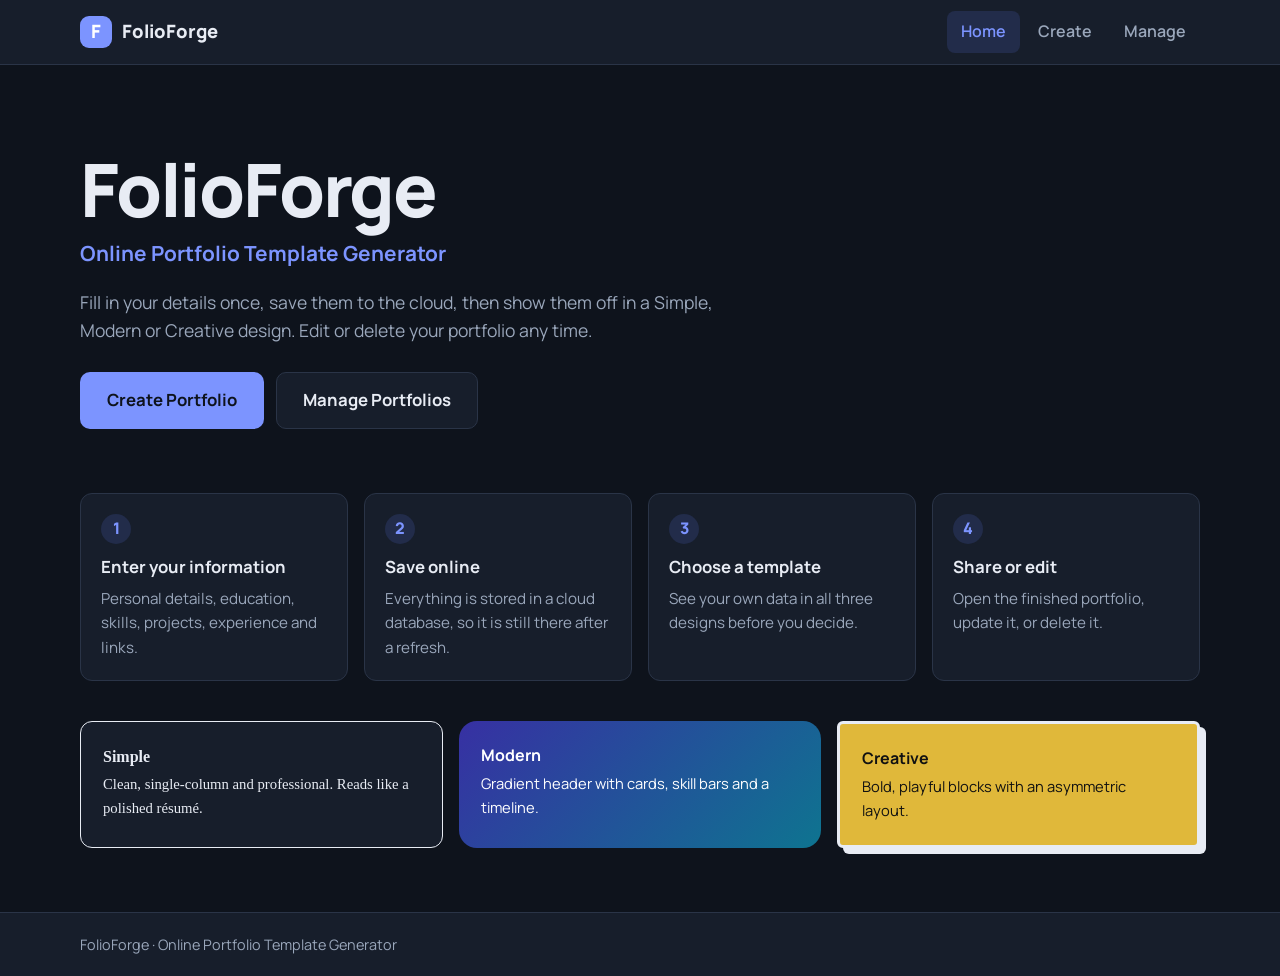
<file: index.html>
<!doctype html>
<html lang="en">
<head>
  <meta charset="utf-8"><meta name="viewport" content="width=device-width, initial-scale=1">
  <title>PORTFOLIO MAKER</title>
  <link href="https://fonts.googleapis.com/css2?family=Manrope:wght@400;500;600;700;800&display=swap" rel="stylesheet">
  <link rel="stylesheet" href="css/style.css">
</head>
<body class="dark">
<div id="top"></div>
<main class="container" id="app">
  <section class="hero">
    <h1>FolioForge</h1>
    <p class="hero-sub">Online Portfolio Template Generator</p>
    <p class="hero-text">Fill in your details once, save them to the cloud, then show them off in a Simple, Modern or Creative design. Edit or delete your portfolio any time.</p>
    <div class="hero-actions">
      <a class="btn btn-primary btn-lg" href="form.html">Create Portfolio</a>
      <a class="btn btn-ghost btn-lg" href="manage.html">Manage Portfolios</a>
    </div>
  </section>
  <section class="steps" aria-label="How it works">
    <div class="step"><span class="step-n">1</span><h3>Enter your information</h3><p>Personal details, education, skills, projects, experience and links.</p></div>
    <div class="step"><span class="step-n">2</span><h3>Save online</h3><p>Everything is stored in a cloud database, so it is still there after a refresh.</p></div>
    <div class="step"><span class="step-n">3</span><h3>Choose a template</h3><p>See your own data in all three designs before you decide.</p></div>
    <div class="step"><span class="step-n">4</span><h3>Share or edit</h3><p>Open the finished portfolio, update it, or delete it.</p></div>
  </section>
  <section class="tpl-teaser">
    <div class="teaser teaser-1"><strong>Simple</strong><span>Clean, single-column and professional. Reads like a polished résumé.</span></div>
    <div class="teaser teaser-2"><strong>Modern</strong><span>Gradient header with cards, skill bars and a timeline.</span></div>
    <div class="teaser teaser-3"><strong>Creative</strong><span>Bold, playful blocks with an asymmetric layout.</span></div>
  </section>
</main>
<div id="foot"></div>
<script src="js/common.js"></script>
<script>shell('home', 'Home');</script>
</body>
</html>
</file>
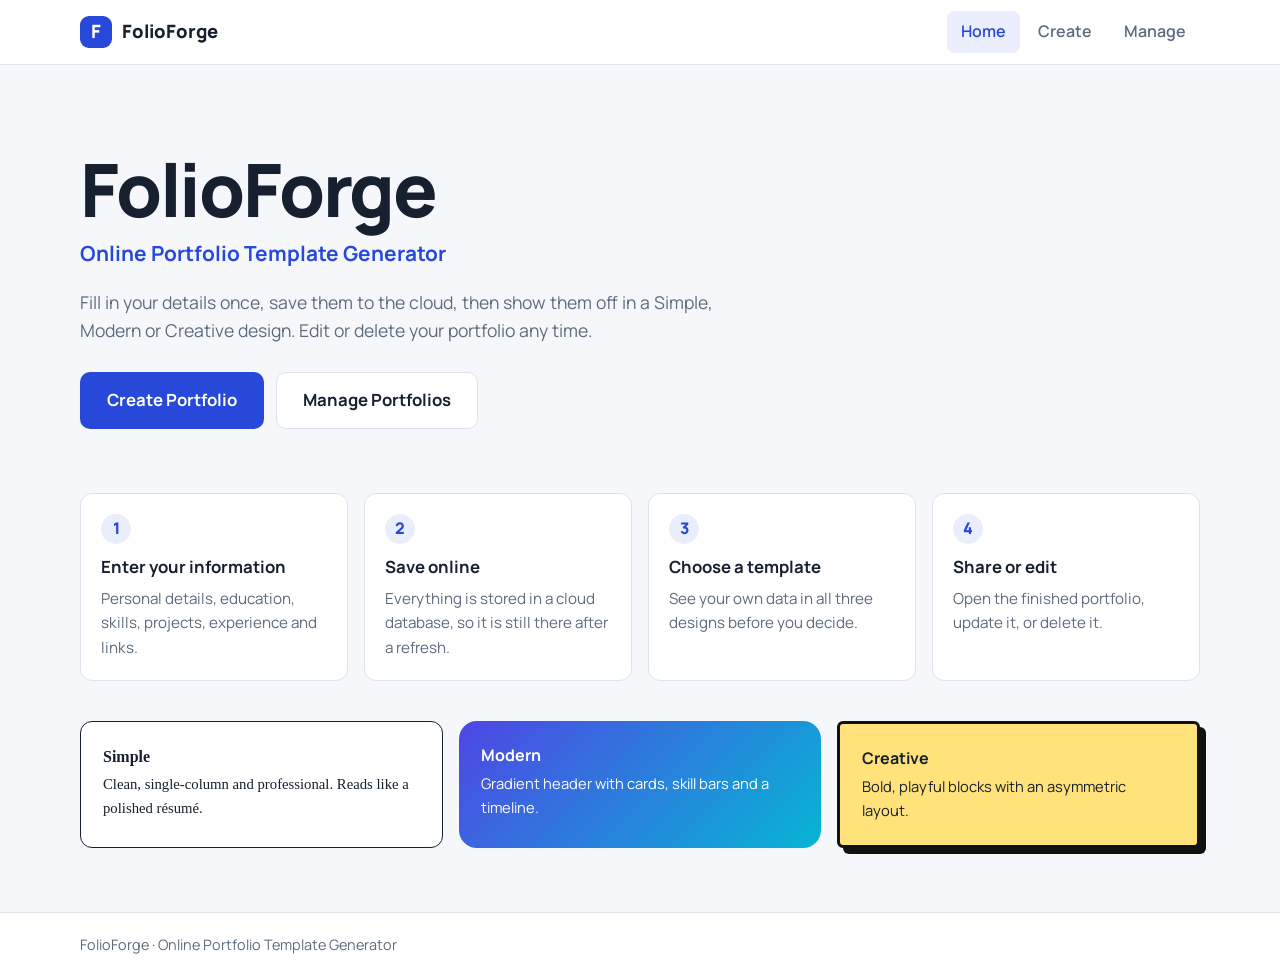
<file: portfolio-generator/index.html>
<!doctype html>
<html lang="en">
<head>
  <meta charset="utf-8"><meta name="viewport" content="width=device-width, initial-scale=1">
  <title>PORTFOLIO MAKER</title>
  <link href="https://fonts.googleapis.com/css2?family=Manrope:wght@400;500;600;700;800&display=swap" rel="stylesheet">
  <link rel="stylesheet" href="css/style.css">
</head>
<body>
<div id="top"></div>
<main class="container" id="app">
  <section class="hero">
    <h1>FolioForge</h1>
    <p class="hero-sub">Online Portfolio Template Generator</p>
    <p class="hero-text">Fill in your details once, save them to the cloud, then show them off in a Simple, Modern or Creative design. Edit or delete your portfolio any time.</p>
    <div class="hero-actions">
      <a class="btn btn-primary btn-lg" href="form.html">Create Portfolio</a>
      <a class="btn btn-ghost btn-lg" href="manage.html">Manage Portfolios</a>
    </div>
  </section>
  <section class="steps" aria-label="How it works">
    <div class="step"><span class="step-n">1</span><h3>Enter your information</h3><p>Personal details, education, skills, projects, experience and links.</p></div>
    <div class="step"><span class="step-n">2</span><h3>Save online</h3><p>Everything is stored in a cloud database, so it is still there after a refresh.</p></div>
    <div class="step"><span class="step-n">3</span><h3>Choose a template</h3><p>See your own data in all three designs before you decide.</p></div>
    <div class="step"><span class="step-n">4</span><h3>Share or edit</h3><p>Open the finished portfolio, update it, or delete it.</p></div>
  </section>
  <section class="tpl-teaser">
    <div class="teaser teaser-1"><strong>Simple</strong><span>Clean, single-column and professional. Reads like a polished résumé.</span></div>
    <div class="teaser teaser-2"><strong>Modern</strong><span>Gradient header with cards, skill bars and a timeline.</span></div>
    <div class="teaser teaser-3"><strong>Creative</strong><span>Bold, playful blocks with an asymmetric layout.</span></div>
  </section>
</main>
<div id="foot"></div>
<script src="js/common.js"></script>
<script>shell('home', 'Home');</script>
</body>
</html>
</file>
<file: css/style.css>
:root{
  --ink:#16202e; --muted:#5d6b7e; --line:#dde3ec; --paper:#f6f7fa; --white:#fff;
  --brand:#2748d8; --brand-dark:#1c37ad; --danger:#c62f3b; --ok:#13795b;
  --radius:12px;
}
*{box-sizing:border-box}
html{scroll-behavior:smooth}
body{margin:0;font-family:'Manrope',system-ui,sans-serif;color:var(--ink);background:var(--paper);line-height:1.6;font-size:16px}
img{max-width:100%}
a{color:var(--brand)}
.container{width:min(1120px,100% - 32px);margin-inline:auto}
main.container{padding:32px 0 64px;min-height:70vh}

/* top bar */
.topbar{background:var(--white);border-bottom:1px solid var(--line);position:sticky;top:0;z-index:20}
.topbar-in{display:flex;align-items:center;justify-content:space-between;height:64px;gap:16px}
.brand{display:flex;align-items:center;gap:10px;font-weight:800;font-size:1.15rem;color:var(--ink);text-decoration:none}
.brand-mark{display:grid;place-items:center;width:32px;height:32px;border-radius:9px;background:var(--brand);color:#fff;font-weight:800}
.nav{display:flex;gap:4px}
.nav a{padding:8px 14px;border-radius:8px;text-decoration:none;color:var(--muted);font-weight:600}
.nav a:hover{background:var(--paper);color:var(--ink)}
.nav a.active{color:var(--brand);background:#eaeefc}
.footer{border-top:1px solid var(--line);background:var(--white);color:var(--muted);padding:20px 0;font-size:.9rem}

/* buttons */
.btn{display:inline-flex;align-items:center;justify-content:center;gap:6px;border:1px solid transparent;border-radius:10px;padding:10px 18px;font:inherit;font-weight:700;cursor:pointer;text-decoration:none;transition:background .15s,border-color .15s}
.btn:focus-visible,.nav a:focus-visible,input:focus-visible,textarea:focus-visible,select:focus-visible{outline:3px solid #9db0f7;outline-offset:2px}
.btn-primary{background:var(--brand);color:#fff}
.btn-primary:hover{background:var(--brand-dark)}
.btn-ghost{background:var(--white);color:var(--ink);border-color:var(--line)}
.btn-ghost:hover{border-color:#b9c3d3}
.btn-danger{background:var(--white);color:var(--danger);border-color:#f0c4c8}
.btn-danger:hover{background:#fdeced}
.btn-lg{padding:14px 26px;font-size:1.05rem}
.btn-sm{padding:7px 13px;font-size:.9rem}

/* flash */
.flash{padding:12px 16px;border-radius:10px;margin-bottom:20px;font-weight:600}
.flash-success{background:#e4f5ee;color:var(--ok);border:1px solid #bfe5d6}
.flash-error{background:#fdeced;color:var(--danger);border:1px solid #f4c3c7}

/* home */
.hero{padding:56px 0 40px;max-width:760px}
.hero h1{font-size:clamp(2.8rem,8vw,4.6rem);line-height:1;margin:0;letter-spacing:-.03em;font-weight:800}
.hero-sub{font-size:1.3rem;font-weight:700;color:var(--brand);margin:10px 0 18px}
.hero-text{font-size:1.1rem;color:var(--muted);max-width:60ch;margin:0 0 28px}
.hero-actions{display:flex;gap:12px;flex-wrap:wrap}
.steps{display:grid;grid-template-columns:repeat(auto-fit,minmax(220px,1fr));gap:16px;margin:24px 0 40px}
.step{background:var(--white);border:1px solid var(--line);border-radius:var(--radius);padding:20px}
.step h3{margin:10px 0 6px;font-size:1.05rem}
.step p{margin:0;color:var(--muted);font-size:.95rem}
.step-n{display:grid;place-items:center;width:30px;height:30px;border-radius:50%;background:#eaeefc;color:var(--brand);font-weight:800}
.tpl-teaser{display:grid;grid-template-columns:repeat(auto-fit,minmax(240px,1fr));gap:16px}
.teaser{display:flex;flex-direction:column;gap:4px;padding:22px;border-radius:var(--radius);min-height:120px}
.teaser span{font-size:.92rem}
.teaser-1{background:#fff;border:1px solid var(--ink);font-family:Georgia,serif}
.teaser-2{background:linear-gradient(135deg,#4f46e5,#06b6d4);color:#fff;border-radius:18px}
.teaser-3{background:#ffe27a;border:3px solid #111;box-shadow:6px 6px 0 #111;border-radius:6px}

/* page heads */
.page-head{margin-bottom:24px}
.page-head h1{margin:0 0 4px;font-size:2rem;letter-spacing:-.02em}
.page-head-row{display:flex;justify-content:space-between;align-items:flex-end;gap:16px;flex-wrap:wrap}
.muted{color:var(--muted)}
.meta{font-size:.85rem;color:var(--muted);margin:4px 0 0}

/* form */
.form{display:grid;gap:20px}
.panel{background:var(--white);border:1px solid var(--line);border-radius:var(--radius);padding:22px;margin:0;min-width:0}
.panel legend{font-weight:800;font-size:1.1rem;padding:0 8px;margin-left:-8px}
label{display:block;font-weight:600;font-size:.92rem;margin-bottom:14px}
input,textarea,select{display:block;width:100%;margin-top:6px;padding:10px 12px;border:1px solid var(--line);border-radius:9px;font:inherit;background:#fff;color:var(--ink)}
input[type=file]{padding:8px}
input[type=checkbox]{display:inline-block;width:auto;margin:0 8px 0 0}
.check{font-weight:500;margin:8px 0 0}
textarea{resize:vertical}
.grid{display:grid;gap:0 16px}
.g2{grid-template-columns:repeat(2,1fr)}
.g4{grid-template-columns:2fr 2fr 1fr 1fr}
.rep-row{position:relative;border:1px dashed var(--line);border-radius:10px;padding:14px 48px 2px 14px;margin-bottom:12px;background:#fbfcfe}
.rm{position:absolute;top:8px;right:8px;width:30px;height:30px;border-radius:8px;border:1px solid var(--line);background:#fff;color:var(--danger);font-size:1.3rem;line-height:1;cursor:pointer}
.rm:hover{background:#fdeced}
.photo-field{display:flex;gap:18px;align-items:center;margin-bottom:16px}
.photo-preview{flex:none;width:96px;height:96px;border-radius:50%;background:var(--paper);border:1px solid var(--line);display:grid;place-items:center;overflow:hidden;color:var(--muted);font-size:.85rem}
.photo-preview img{width:100%;height:100%;object-fit:cover}
.form-actions{display:flex;gap:12px;flex-wrap:wrap}

/* templates page */
.tpl-grid{display:grid;grid-template-columns:repeat(auto-fit,minmax(300px,1fr));gap:22px}
.tpl-card{background:var(--white);border:2px solid var(--line);border-radius:var(--radius);overflow:hidden;display:flex;flex-direction:column}
.tpl-card.is-current{border-color:var(--brand)}
.frame-wrap{position:relative;overflow:hidden;border-bottom:1px solid var(--line);background:#fff;height:300px}
.frame-wrap iframe{width:1100px;height:760px;border:0;transform-origin:0 0;pointer-events:none}
.tpl-body{padding:18px}
.tpl-body h2{font-size:1.1rem;margin:0 0 4px}
.tpl-actions{display:flex;gap:10px;flex-wrap:wrap;margin-top:14px}
.badge{font-size:.72rem;background:#eaeefc;color:var(--brand);padding:3px 8px;border-radius:99px;vertical-align:middle;margin-left:6px}

/* manage */
.manage-list{display:grid;gap:12px}
.manage-item{display:flex;align-items:center;gap:16px;background:var(--white);border:1px solid var(--line);border-radius:var(--radius);padding:16px}
.avatar{flex:none;width:56px;height:56px;border-radius:50%;background:#eaeefc;color:var(--brand);display:grid;place-items:center;font-weight:800;overflow:hidden}
.avatar img{width:100%;height:100%;object-fit:cover}
.manage-main{flex:1;min-width:0}
.manage-main h2{margin:0;font-size:1.1rem}
.manage-main p{margin:0}
.manage-actions{display:flex;gap:8px;flex-wrap:wrap;justify-content:flex-end}
.manage-actions form{margin:0}
.empty{background:var(--white);border:1px dashed #b9c3d3;border-radius:var(--radius);padding:48px 20px;text-align:center}
.empty h2{margin:0 0 6px}
.empty p{color:var(--muted);margin:0 0 18px}

@media (max-width:760px){
  .g2,.g4{grid-template-columns:1fr}
  .manage-item{flex-wrap:wrap}
  .manage-actions{width:100%;justify-content:flex-start}
  .topbar-in{height:58px}
  .photo-field{flex-direction:column;align-items:flex-start}
}
@media (prefers-reduced-motion:reduce){*{transition:none!important;scroll-behavior:auto!important}}

/* ---------- Dark mode (front page: <body class="dark">) ---------- */
body.dark{
  --ink:#e8ecf4; --muted:#9aa7bb; --line:#2a3447; --paper:#0e131c; --white:#171e2b;
  --brand:#7c94ff; --brand-dark:#6580f5; --danger:#ff7b86; --ok:#4cd2a3;
  color-scheme:dark;
}
body.dark .btn-primary{color:#0e131c}
body.dark .btn-ghost:hover{border-color:#44536e}
body.dark .nav a.active,
body.dark .step-n{background:#222c4a}
body.dark .nav a:hover{background:#1d2535}
body.dark .btn:focus-visible,
body.dark .nav a:focus-visible{outline-color:#7c94ff}
body.dark .teaser-1{background:#171e2b;border-color:#e8ecf4}
body.dark .teaser-2{background:linear-gradient(135deg,#3730a3,#0e7490)}
body.dark .teaser-3{background:#e0b83a;color:#111;border-color:#e8ecf4;box-shadow:6px 6px 0 #e8ecf4}

/* dark: forms, manage list, template picker */
body.dark input,
body.dark textarea,
body.dark select{background:#0e131c;color:var(--ink);border-color:var(--line)}
body.dark input::placeholder,
body.dark textarea::placeholder{color:#6b7a91}
body.dark input:focus-visible,
body.dark textarea:focus-visible,
body.dark select:focus-visible{outline-color:#7c94ff}
body.dark .rep-row{background:#121926;border-color:#33405a}
body.dark .rm{background:#171e2b;border-color:var(--line)}
body.dark .rm:hover,
body.dark .btn-danger:hover{background:#3a1e25}
body.dark .btn-danger{border-color:#6b2f38}
body.dark .flash-success{background:#12332a;border-color:#1f5c49}
body.dark .flash-error{background:#3a1e25;border-color:#6b2f38}
body.dark .badge,
body.dark .avatar{background:#222c4a}
body.dark .empty{border-color:#44536e}
body.dark .tpl-card.is-current{border-color:var(--brand)}
</file>
<file: portfolio-generator/css/style.css>
:root{
  --ink:#16202e; --muted:#5d6b7e; --line:#dde3ec; --paper:#f6f7fa; --white:#fff;
  --brand:#2748d8; --brand-dark:#1c37ad; --danger:#c62f3b; --ok:#13795b;
  --radius:12px;
}
*{box-sizing:border-box}
html{scroll-behavior:smooth}
body{margin:0;font-family:'Manrope',system-ui,sans-serif;color:var(--ink);background:var(--paper);line-height:1.6;font-size:16px}
img{max-width:100%}
a{color:var(--brand)}
.container{width:min(1120px,100% - 32px);margin-inline:auto}
main.container{padding:32px 0 64px;min-height:70vh}

/* top bar */
.topbar{background:var(--white);border-bottom:1px solid var(--line);position:sticky;top:0;z-index:20}
.topbar-in{display:flex;align-items:center;justify-content:space-between;height:64px;gap:16px}
.brand{display:flex;align-items:center;gap:10px;font-weight:800;font-size:1.15rem;color:var(--ink);text-decoration:none}
.brand-mark{display:grid;place-items:center;width:32px;height:32px;border-radius:9px;background:var(--brand);color:#fff;font-weight:800}
.nav{display:flex;gap:4px}
.nav a{padding:8px 14px;border-radius:8px;text-decoration:none;color:var(--muted);font-weight:600}
.nav a:hover{background:var(--paper);color:var(--ink)}
.nav a.active{color:var(--brand);background:#eaeefc}
.footer{border-top:1px solid var(--line);background:var(--white);color:var(--muted);padding:20px 0;font-size:.9rem}

/* buttons */
.btn{display:inline-flex;align-items:center;justify-content:center;gap:6px;border:1px solid transparent;border-radius:10px;padding:10px 18px;font:inherit;font-weight:700;cursor:pointer;text-decoration:none;transition:background .15s,border-color .15s}
.btn:focus-visible,.nav a:focus-visible,input:focus-visible,textarea:focus-visible,select:focus-visible{outline:3px solid #9db0f7;outline-offset:2px}
.btn-primary{background:var(--brand);color:#fff}
.btn-primary:hover{background:var(--brand-dark)}
.btn-ghost{background:var(--white);color:var(--ink);border-color:var(--line)}
.btn-ghost:hover{border-color:#b9c3d3}
.btn-danger{background:var(--white);color:var(--danger);border-color:#f0c4c8}
.btn-danger:hover{background:#fdeced}
.btn-lg{padding:14px 26px;font-size:1.05rem}
.btn-sm{padding:7px 13px;font-size:.9rem}

/* flash */
.flash{padding:12px 16px;border-radius:10px;margin-bottom:20px;font-weight:600}
.flash-success{background:#e4f5ee;color:var(--ok);border:1px solid #bfe5d6}
.flash-error{background:#fdeced;color:var(--danger);border:1px solid #f4c3c7}

/* home */
.hero{padding:56px 0 40px;max-width:760px}
.hero h1{font-size:clamp(2.8rem,8vw,4.6rem);line-height:1;margin:0;letter-spacing:-.03em;font-weight:800}
.hero-sub{font-size:1.3rem;font-weight:700;color:var(--brand);margin:10px 0 18px}
.hero-text{font-size:1.1rem;color:var(--muted);max-width:60ch;margin:0 0 28px}
.hero-actions{display:flex;gap:12px;flex-wrap:wrap}
.steps{display:grid;grid-template-columns:repeat(auto-fit,minmax(220px,1fr));gap:16px;margin:24px 0 40px}
.step{background:var(--white);border:1px solid var(--line);border-radius:var(--radius);padding:20px}
.step h3{margin:10px 0 6px;font-size:1.05rem}
.step p{margin:0;color:var(--muted);font-size:.95rem}
.step-n{display:grid;place-items:center;width:30px;height:30px;border-radius:50%;background:#eaeefc;color:var(--brand);font-weight:800}
.tpl-teaser{display:grid;grid-template-columns:repeat(auto-fit,minmax(240px,1fr));gap:16px}
.teaser{display:flex;flex-direction:column;gap:4px;padding:22px;border-radius:var(--radius);min-height:120px}
.teaser span{font-size:.92rem}
.teaser-1{background:#fff;border:1px solid var(--ink);font-family:Georgia,serif}
.teaser-2{background:linear-gradient(135deg,#4f46e5,#06b6d4);color:#fff;border-radius:18px}
.teaser-3{background:#ffe27a;border:3px solid #111;box-shadow:6px 6px 0 #111;border-radius:6px}

/* page heads */
.page-head{margin-bottom:24px}
.page-head h1{margin:0 0 4px;font-size:2rem;letter-spacing:-.02em}
.page-head-row{display:flex;justify-content:space-between;align-items:flex-end;gap:16px;flex-wrap:wrap}
.muted{color:var(--muted)}
.meta{font-size:.85rem;color:var(--muted);margin:4px 0 0}

/* form */
.form{display:grid;gap:20px}
.panel{background:var(--white);border:1px solid var(--line);border-radius:var(--radius);padding:22px;margin:0;min-width:0}
.panel legend{font-weight:800;font-size:1.1rem;padding:0 8px;margin-left:-8px}
label{display:block;font-weight:600;font-size:.92rem;margin-bottom:14px}
input,textarea,select{display:block;width:100%;margin-top:6px;padding:10px 12px;border:1px solid var(--line);border-radius:9px;font:inherit;background:#fff;color:var(--ink)}
input[type=file]{padding:8px}
input[type=checkbox]{display:inline-block;width:auto;margin:0 8px 0 0}
.check{font-weight:500;margin:8px 0 0}
textarea{resize:vertical}
.grid{display:grid;gap:0 16px}
.g2{grid-template-columns:repeat(2,1fr)}
.g4{grid-template-columns:2fr 2fr 1fr 1fr}
.rep-row{position:relative;border:1px dashed var(--line);border-radius:10px;padding:14px 48px 2px 14px;margin-bottom:12px;background:#fbfcfe}
.rm{position:absolute;top:8px;right:8px;width:30px;height:30px;border-radius:8px;border:1px solid var(--line);background:#fff;color:var(--danger);font-size:1.3rem;line-height:1;cursor:pointer}
.rm:hover{background:#fdeced}
.photo-field{display:flex;gap:18px;align-items:center;margin-bottom:16px}
.photo-preview{flex:none;width:96px;height:96px;border-radius:50%;background:var(--paper);border:1px solid var(--line);display:grid;place-items:center;overflow:hidden;color:var(--muted);font-size:.85rem}
.photo-preview img{width:100%;height:100%;object-fit:cover}
.form-actions{display:flex;gap:12px;flex-wrap:wrap}

/* templates page */
.tpl-grid{display:grid;grid-template-columns:repeat(auto-fit,minmax(300px,1fr));gap:22px}
.tpl-card{background:var(--white);border:2px solid var(--line);border-radius:var(--radius);overflow:hidden;display:flex;flex-direction:column}
.tpl-card.is-current{border-color:var(--brand)}
.frame-wrap{position:relative;overflow:hidden;border-bottom:1px solid var(--line);background:#fff;height:300px}
.frame-wrap iframe{width:1100px;height:760px;border:0;transform-origin:0 0;pointer-events:none}
.tpl-body{padding:18px}
.tpl-body h2{font-size:1.1rem;margin:0 0 4px}
.tpl-actions{display:flex;gap:10px;flex-wrap:wrap;margin-top:14px}
.badge{font-size:.72rem;background:#eaeefc;color:var(--brand);padding:3px 8px;border-radius:99px;vertical-align:middle;margin-left:6px}

/* manage */
.manage-list{display:grid;gap:12px}
.manage-item{display:flex;align-items:center;gap:16px;background:var(--white);border:1px solid var(--line);border-radius:var(--radius);padding:16px}
.avatar{flex:none;width:56px;height:56px;border-radius:50%;background:#eaeefc;color:var(--brand);display:grid;place-items:center;font-weight:800;overflow:hidden}
.avatar img{width:100%;height:100%;object-fit:cover}
.manage-main{flex:1;min-width:0}
.manage-main h2{margin:0;font-size:1.1rem}
.manage-main p{margin:0}
.manage-actions{display:flex;gap:8px;flex-wrap:wrap;justify-content:flex-end}
.manage-actions form{margin:0}
.empty{background:var(--white);border:1px dashed #b9c3d3;border-radius:var(--radius);padding:48px 20px;text-align:center}
.empty h2{margin:0 0 6px}
.empty p{color:var(--muted);margin:0 0 18px}

@media (max-width:760px){
  .g2,.g4{grid-template-columns:1fr}
  .manage-item{flex-wrap:wrap}
  .manage-actions{width:100%;justify-content:flex-start}
  .topbar-in{height:58px}
  .photo-field{flex-direction:column;align-items:flex-start}
}
@media (prefers-reduced-motion:reduce){*{transition:none!important;scroll-behavior:auto!important}}
</file>
